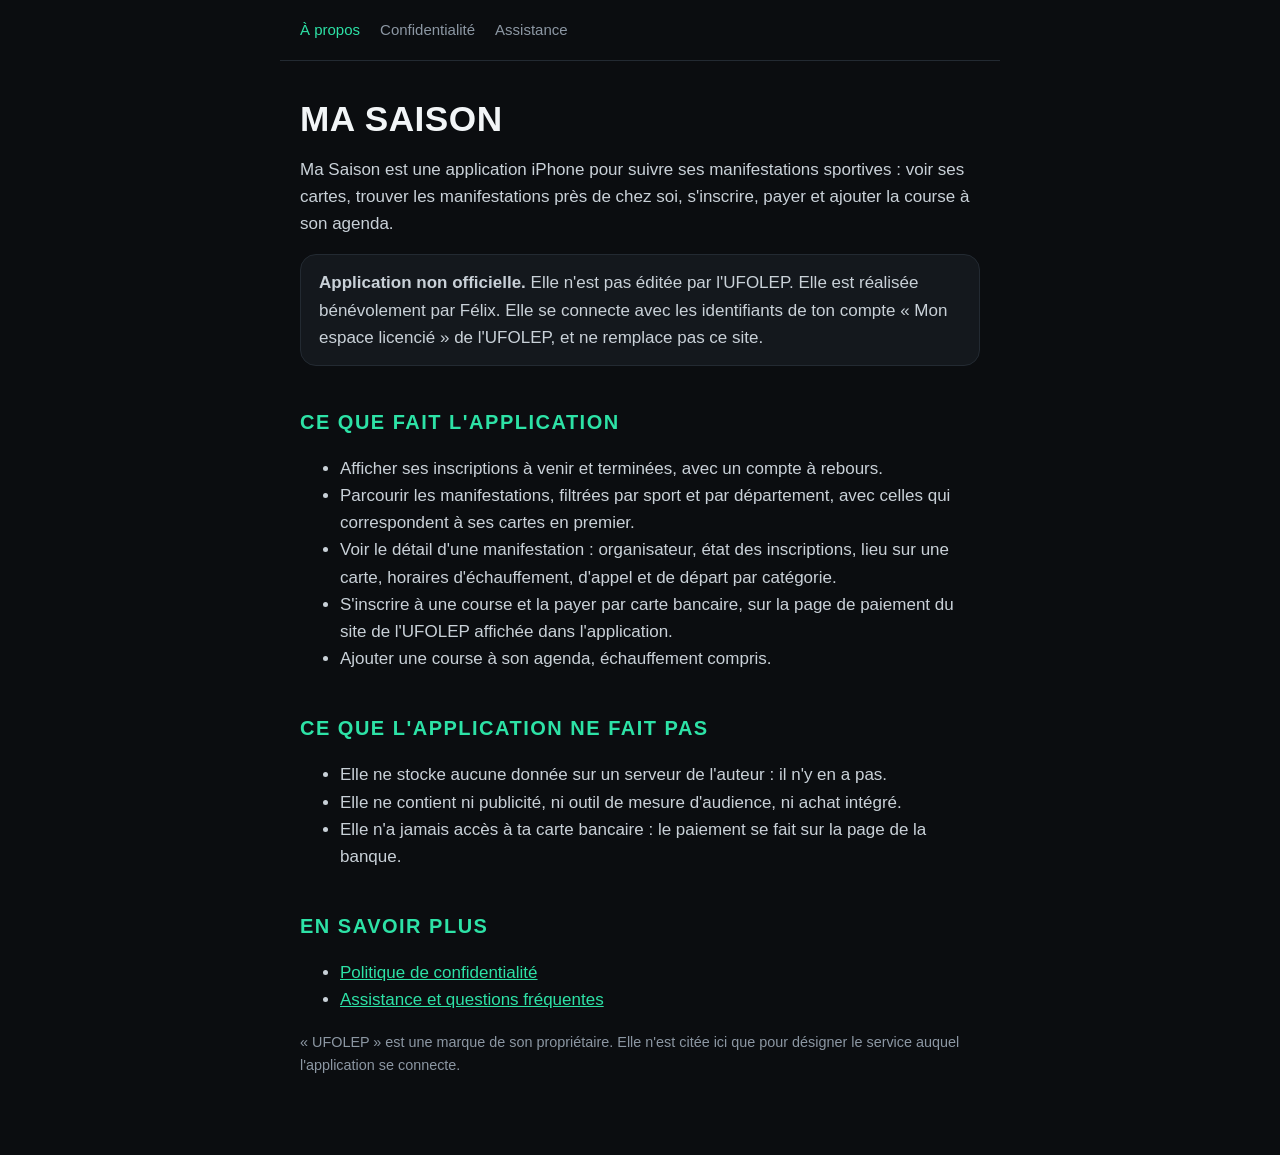
<file: docs/index.html>
<!doctype html>
<html lang="fr">
<head>
<meta charset="utf-8">
<meta name="viewport" content="width=device-width, initial-scale=1">
<title>Ma Saison – À propos</title>
<link rel="stylesheet" href="style.css">
</head>
<body>
<nav aria-label="Navigation">
  <a href="index.html" aria-current="page">À propos</a>
  <a href="confidentialite.html">Confidentialité</a>
  <a href="assistance.html">Assistance</a>
</nav>
<main>
  <h1>Ma Saison</h1>
  <p>Ma Saison est une application iPhone pour suivre ses manifestations sportives : voir ses cartes, trouver les manifestations près de chez soi, s'inscrire, payer et ajouter la course à son agenda.</p>

  <p class="note"><strong>Application non officielle.</strong> Elle n'est pas éditée par l'UFOLEP. Elle est réalisée bénévolement par Félix. Elle se connecte avec les identifiants de ton compte « Mon espace licencié » de l'UFOLEP, et ne remplace pas ce site.</p>

  <h2>Ce que fait l'application</h2>
  <ul>
    <li>Afficher ses inscriptions à venir et terminées, avec un compte à rebours.</li>
    <li>Parcourir les manifestations, filtrées par sport et par département, avec celles qui correspondent à ses cartes en premier.</li>
    <li>Voir le détail d'une manifestation : organisateur, état des inscriptions, lieu sur une carte, horaires d'échauffement, d'appel et de départ par catégorie.</li>
    <li>S'inscrire à une course et la payer par carte bancaire, sur la page de paiement du site de l'UFOLEP affichée dans l'application.</li>
    <li>Ajouter une course à son agenda, échauffement compris.</li>
  </ul>

  <h2>Ce que l'application ne fait pas</h2>
  <ul>
    <li>Elle ne stocke aucune donnée sur un serveur de l'auteur : il n'y en a pas.</li>
    <li>Elle ne contient ni publicité, ni outil de mesure d'audience, ni achat intégré.</li>
    <li>Elle n'a jamais accès à ta carte bancaire : le paiement se fait sur la page de la banque.</li>
  </ul>

  <h2>En savoir plus</h2>
  <ul>
    <li><a href="confidentialite.html">Politique de confidentialité</a></li>
    <li><a href="assistance.html">Assistance et questions fréquentes</a></li>
  </ul>

  <p class="muted">« UFOLEP » est une marque de son propriétaire. Elle n'est citée ici que pour désigner le service auquel l'application se connecte.</p>
</main>
</body>
</html>
</file>
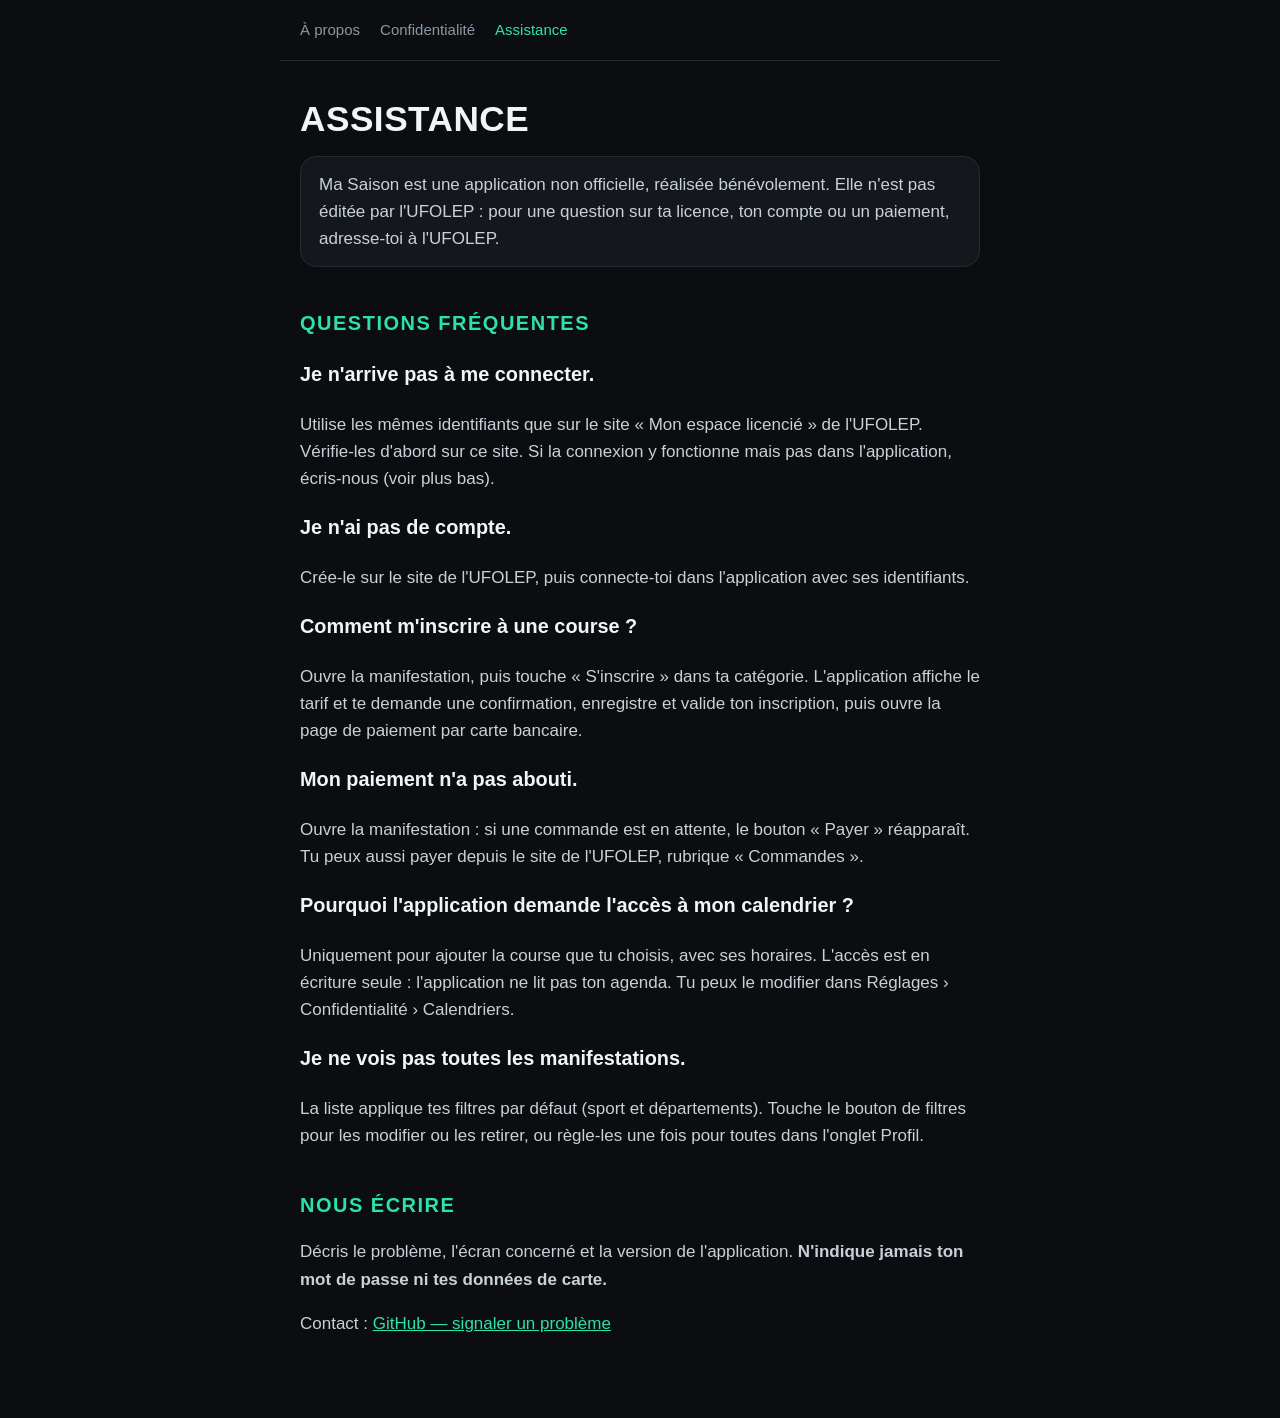
<file: docs/assistance.html>
<!doctype html>
<html lang="fr">
<head>
<meta charset="utf-8">
<meta name="viewport" content="width=device-width, initial-scale=1">
<title>Ma Saison – Assistance</title>
<link rel="stylesheet" href="style.css">
</head>
<body>
<nav aria-label="Navigation">
  <a href="index.html">À propos</a>
  <a href="confidentialite.html">Confidentialité</a>
  <a href="assistance.html" aria-current="page">Assistance</a>
</nav>
<main>
  <h1>Assistance</h1>
  <p class="note">Ma Saison est une application non officielle, réalisée bénévolement. Elle n'est pas éditée par l'UFOLEP : pour une question sur ta licence, ton compte ou un paiement, adresse-toi à l'UFOLEP.</p>

  <h2>Questions fréquentes</h2>

  <h3>Je n'arrive pas à me connecter.</h3>
  <p>Utilise les mêmes identifiants que sur le site « Mon espace licencié » de l'UFOLEP. Vérifie-les d'abord sur ce site. Si la connexion y fonctionne mais pas dans l'application, écris-nous (voir plus bas).</p>

  <h3>Je n'ai pas de compte.</h3>
  <p>Crée-le sur le site de l'UFOLEP, puis connecte-toi dans l'application avec ses identifiants.</p>

  <h3>Comment m'inscrire à une course ?</h3>
  <p>Ouvre la manifestation, puis touche « S'inscrire » dans ta catégorie. L'application affiche le tarif et te demande une confirmation, enregistre et valide ton inscription, puis ouvre la page de paiement par carte bancaire.</p>

  <h3>Mon paiement n'a pas abouti.</h3>
  <p>Ouvre la manifestation : si une commande est en attente, le bouton « Payer » réapparaît. Tu peux aussi payer depuis le site de l'UFOLEP, rubrique « Commandes ».</p>

  <h3>Pourquoi l'application demande l'accès à mon calendrier ?</h3>
  <p>Uniquement pour ajouter la course que tu choisis, avec ses horaires. L'accès est en écriture seule : l'application ne lit pas ton agenda. Tu peux le modifier dans Réglages › Confidentialité › Calendriers.</p>

  <h3>Je ne vois pas toutes les manifestations.</h3>
  <p>La liste applique tes filtres par défaut (sport et départements). Touche le bouton de filtres pour les modifier ou les retirer, ou règle-les une fois pour toutes dans l'onglet Profil.</p>

  <h2>Nous écrire</h2>
  <p>Décris le problème, l'écran concerné et la version de l'application. <strong>N'indique jamais ton mot de passe ni tes données de carte.</strong></p>
  <p>Contact : <a href="https://github.com/Lobwick/MaSaison/issues">GitHub — signaler un problème</a></p>
</main>
</body>
</html>
</file>
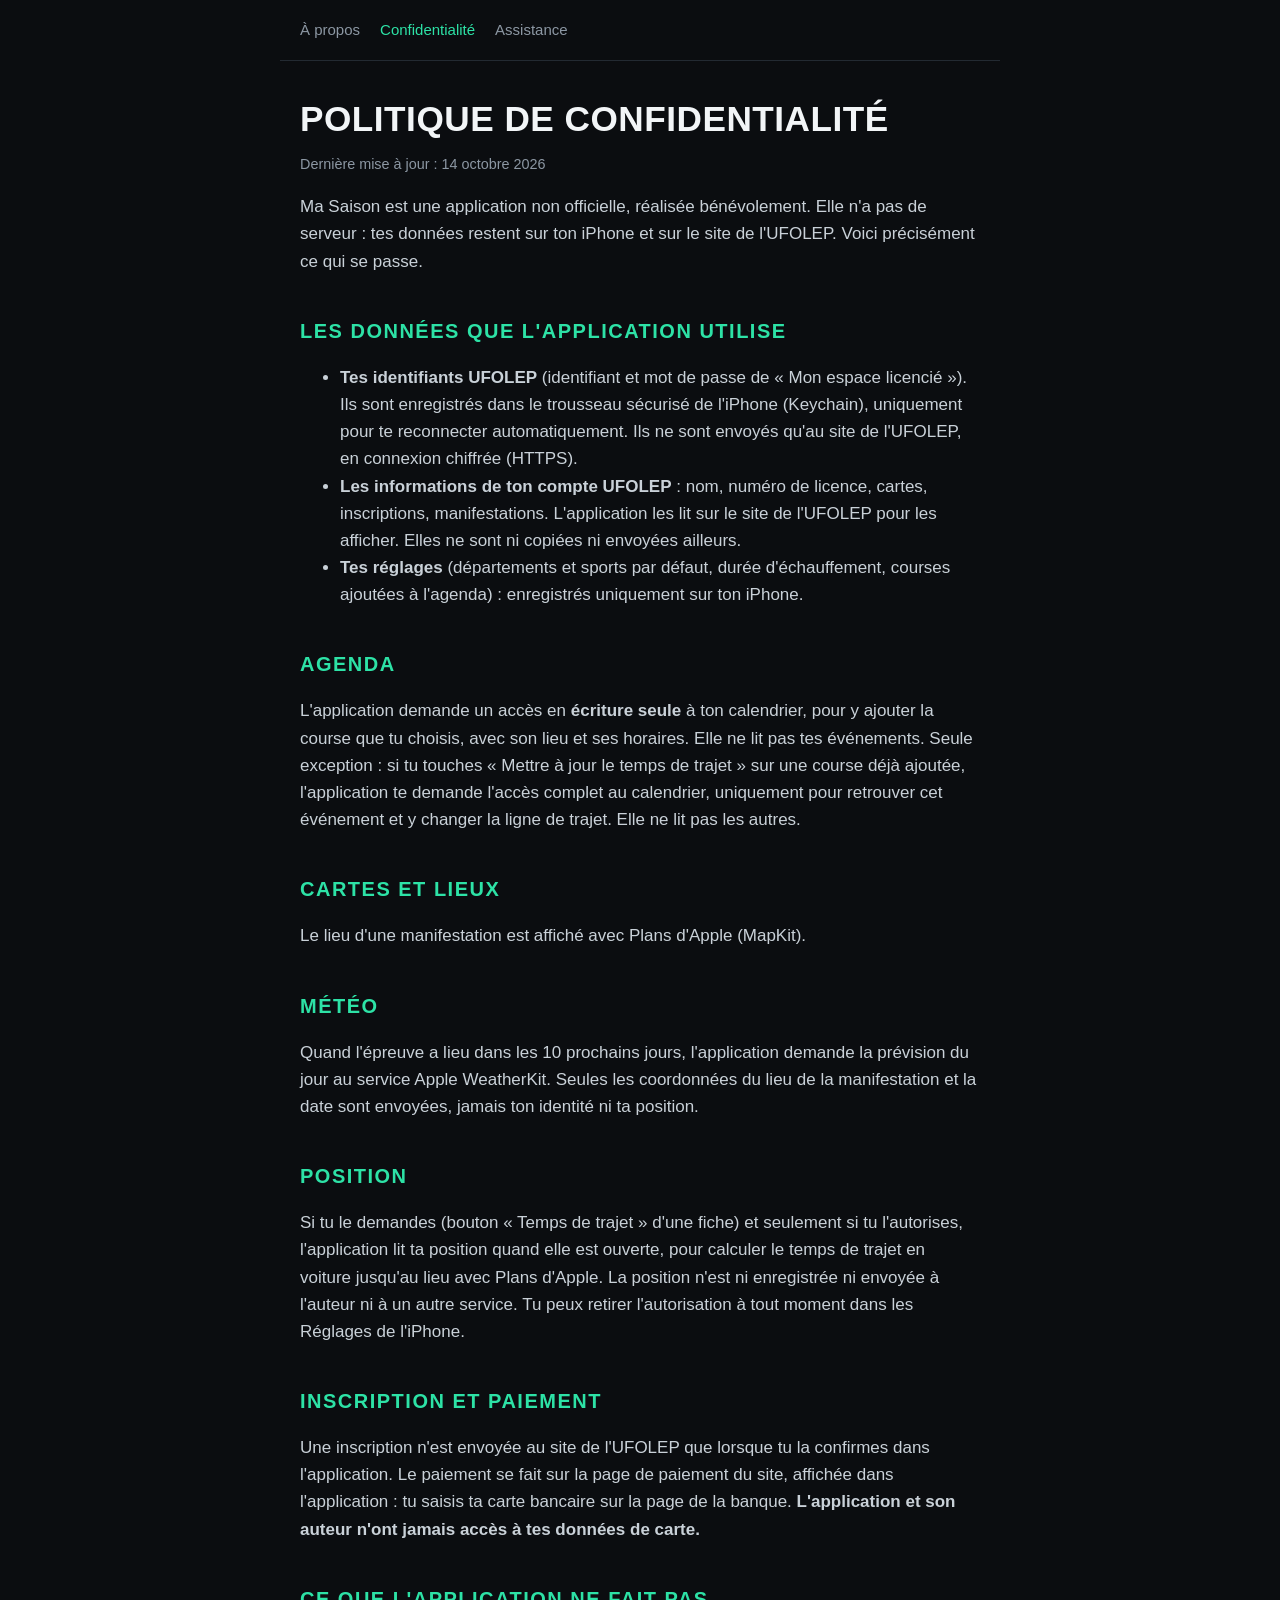
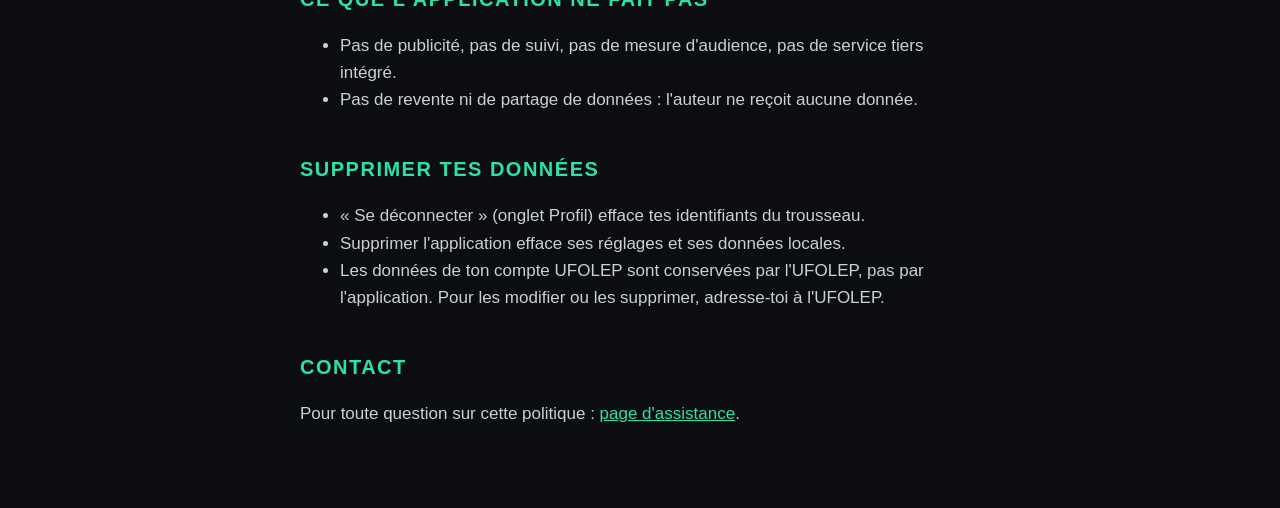
<file: docs/confidentialite.html>
<!doctype html>
<html lang="fr">
<head>
<meta charset="utf-8">
<meta name="viewport" content="width=device-width, initial-scale=1">
<title>Ma Saison – Politique de confidentialité</title>
<link rel="stylesheet" href="style.css">
</head>
<body>
<nav aria-label="Navigation">
  <a href="index.html">À propos</a>
  <a href="confidentialite.html" aria-current="page">Confidentialité</a>
  <a href="assistance.html">Assistance</a>
</nav>
<main>
  <h1>Politique de confidentialité</h1>
  <p class="muted">Dernière mise à jour : 14 octobre 2026</p>

  <p>Ma Saison est une application non officielle, réalisée bénévolement. Elle n'a pas de serveur : tes données restent sur ton iPhone et sur le site de l'UFOLEP. Voici précisément ce qui se passe.</p>

  <h2>Les données que l'application utilise</h2>
  <ul>
    <li><strong>Tes identifiants UFOLEP</strong> (identifiant et mot de passe de « Mon espace licencié »). Ils sont enregistrés dans le trousseau sécurisé de l'iPhone (Keychain), uniquement pour te reconnecter automatiquement. Ils ne sont envoyés qu'au site de l'UFOLEP, en connexion chiffrée (HTTPS).</li>
    <li><strong>Les informations de ton compte UFOLEP</strong> : nom, numéro de licence, cartes, inscriptions, manifestations. L'application les lit sur le site de l'UFOLEP pour les afficher. Elles ne sont ni copiées ni envoyées ailleurs.</li>
    <li><strong>Tes réglages</strong> (départements et sports par défaut, durée d'échauffement, courses ajoutées à l'agenda) : enregistrés uniquement sur ton iPhone.</li>
  </ul>

  <h2>Agenda</h2>
  <p>L'application demande un accès en <strong>écriture seule</strong> à ton calendrier, pour y ajouter la course que tu choisis, avec son lieu et ses horaires. Elle ne lit pas tes événements. Seule exception : si tu touches « Mettre à jour le temps de trajet » sur une course déjà ajoutée, l'application te demande l'accès complet au calendrier, uniquement pour retrouver cet événement et y changer la ligne de trajet. Elle ne lit pas les autres.</p>

  <h2>Cartes et lieux</h2>
  <p>Le lieu d'une manifestation est affiché avec Plans d'Apple (MapKit).</p>

  <h2>Météo</h2>
  <p>Quand l'épreuve a lieu dans les 10 prochains jours, l'application demande la prévision du jour au service Apple WeatherKit. Seules les coordonnées du lieu de la manifestation et la date sont envoyées, jamais ton identité ni ta position.</p>

  <h2>Position</h2>
  <p>Si tu le demandes (bouton « Temps de trajet » d'une fiche) et seulement si tu l'autorises, l'application lit ta position quand elle est ouverte, pour calculer le temps de trajet en voiture jusqu'au lieu avec Plans d'Apple. La position n'est ni enregistrée ni envoyée à l'auteur ni à un autre service. Tu peux retirer l'autorisation à tout moment dans les Réglages de l'iPhone.</p>

  <h2>Inscription et paiement</h2>
  <p>Une inscription n'est envoyée au site de l'UFOLEP que lorsque tu la confirmes dans l'application. Le paiement se fait sur la page de paiement du site, affichée dans l'application : tu saisis ta carte bancaire sur la page de la banque. <strong>L'application et son auteur n'ont jamais accès à tes données de carte.</strong></p>

  <h2>Ce que l'application ne fait pas</h2>
  <ul>
    <li>Pas de publicité, pas de suivi, pas de mesure d'audience, pas de service tiers intégré.</li>
    <li>Pas de revente ni de partage de données : l'auteur ne reçoit aucune donnée.</li>
  </ul>

  <h2>Supprimer tes données</h2>
  <ul>
    <li>« Se déconnecter » (onglet Profil) efface tes identifiants du trousseau.</li>
    <li>Supprimer l'application efface ses réglages et ses données locales.</li>
    <li>Les données de ton compte UFOLEP sont conservées par l'UFOLEP, pas par l'application. Pour les modifier ou les supprimer, adresse-toi à l'UFOLEP.</li>
  </ul>

  <h2>Contact</h2>
  <p>Pour toute question sur cette politique : <a href="assistance.html">page d'assistance</a>.</p>
</main>
</body>
</html>
</file>
<file: docs/style.css>
:root { color-scheme: dark; --bg:#0B0D10; --surface:#14181D; --line:#232A32; --text:#F2F5F7; --soft:#C9D1D8; --muted:#8C97A3; --accent:#2DE2A6; }
* { box-sizing: border-box; }
body { margin:0; background:var(--bg); color:var(--text); font:17px/1.6 -apple-system, "Helvetica Neue", Arial, sans-serif; }
main { max-width:720px; margin:0 auto; padding:32px 20px 64px; }
nav { display:flex; gap:20px; flex-wrap:wrap; padding:18px 20px; max-width:720px; margin:0 auto; border-bottom:1px solid var(--line); font-size:15px; }
nav a { color:var(--muted); text-decoration:none; }
nav a[aria-current="page"], nav a:hover { color:var(--accent); }
h1 { font-size:2.2rem; line-height:1.1; margin:.2em 0 .4em; text-transform:uppercase; letter-spacing:.5px; }
h2 { font-size:1.25rem; margin:2em 0 .4em; text-transform:uppercase; letter-spacing:1.5px; color:var(--accent); }
p, li { color:var(--soft); }
a { color:var(--accent); }
.note { background:var(--surface); border:1px solid var(--line); border-radius:16px; padding:14px 18px; }
.muted { color:var(--muted); font-size:.9rem; }
</file>
